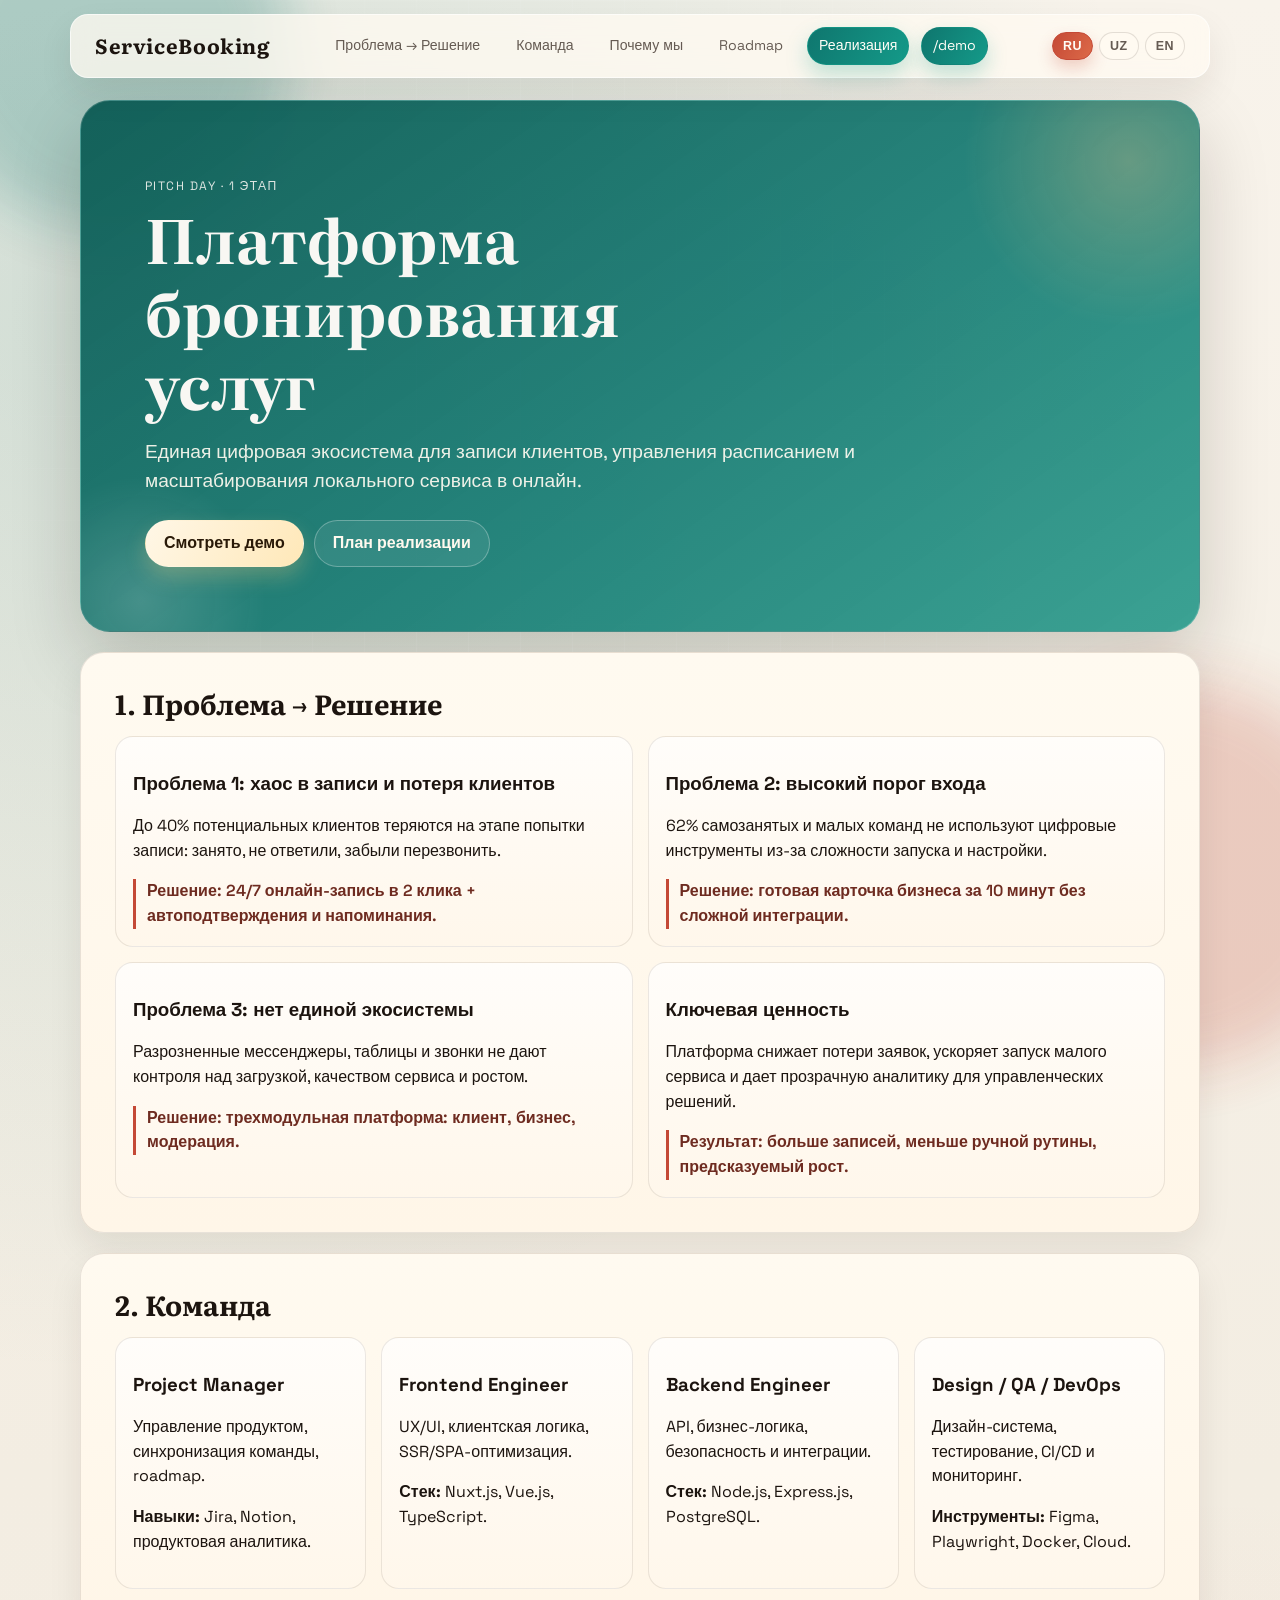
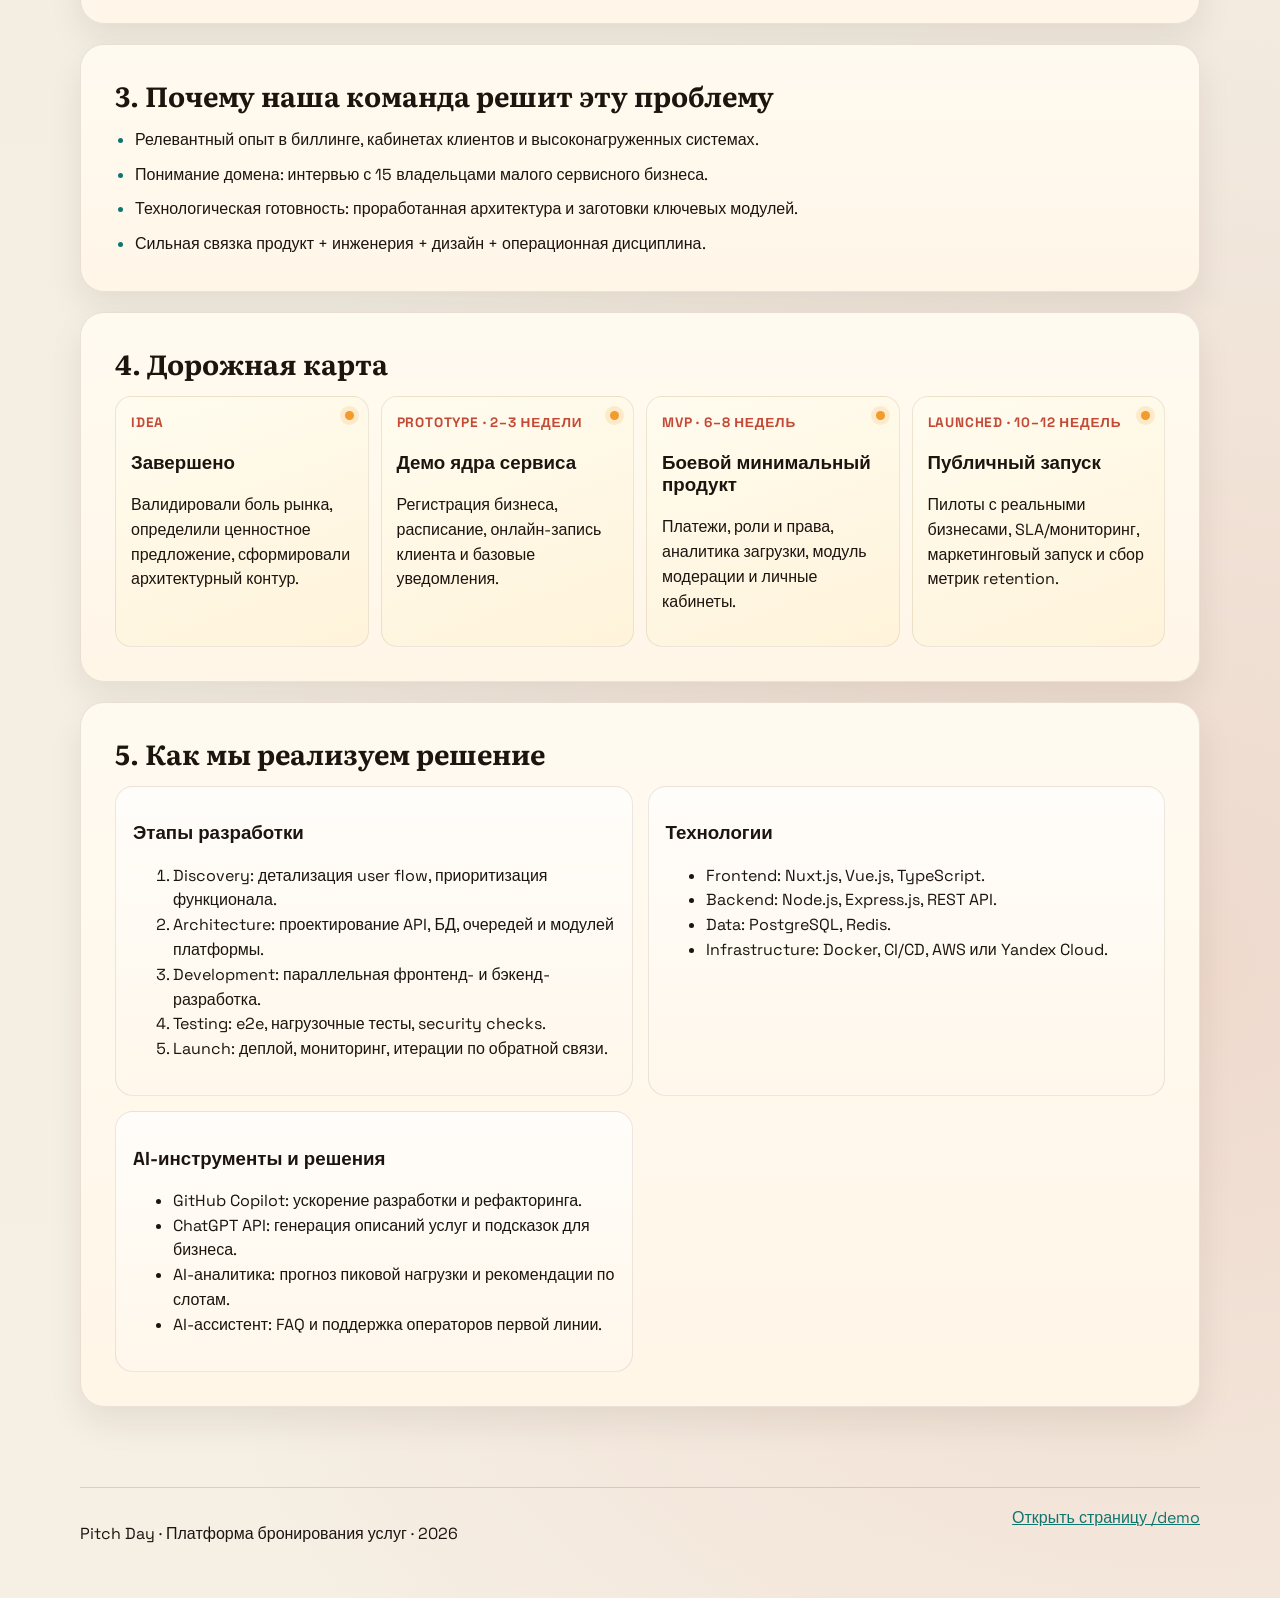
<file: index.html>
<!doctype html>
<html lang="ru">
  <head>
    <meta charset="UTF-8" />
    <meta name="viewport" content="width=device-width, initial-scale=1.0" />
    <title data-i18n="meta.title">Платформа бронирования услуг | Pitch Day</title>
    <meta
      name="description"
      content="Платформа бронирования услуг: проблема, решение, команда, дорожная карта и план реализации."
      data-i18n-content="meta.description"
    />
    <link rel="preconnect" href="https://fonts.googleapis.com" />
    <link rel="preconnect" href="https://fonts.gstatic.com" crossorigin />
    <link
      href="https://fonts.googleapis.com/css2?family=Space+Grotesk:wght@400;500;600;700&family=Literata:opsz,wght@7..72,500;7..72,700&display=swap"
      rel="stylesheet"
    />
    <link rel="stylesheet" href="assets/styles.css" />
  </head>
  <body>
    <div class="bg-shape bg-shape-a"></div>
    <div class="bg-shape bg-shape-b"></div>

    <header class="site-header">
      <a class="brand" href="#top">ServiceBooking</a>
      <nav class="main-nav">
        <a href="#problem" data-i18n="nav.problem">Проблема → Решение</a>
        <a href="#team" data-i18n="nav.team">Команда</a>
        <a href="#why-us" data-i18n="nav.why">Почему мы</a>
        <a href="#roadmap">Roadmap</a>
        <a href="#implementation" data-i18n="nav.implementation">Реализация</a>
        <a class="demo-link" href="demo/">/demo</a>
      </nav>
      <div class="lang-switch" aria-label="Language switcher">
        <button class="lang-btn" data-lang="ru" type="button">RU</button>
        <button class="lang-btn" data-lang="uz" type="button">UZ</button>
        <button class="lang-btn" data-lang="en" type="button">EN</button>
      </div>
    </header>

    <main id="top">
      <section class="hero reveal">
        <p class="eyebrow" data-i18n="hero.eyebrow">Pitch Day · 1 этап</p>
        <h1 data-i18n="hero.title">Платформа бронирования услуг</h1>
        <p class="lead" data-i18n="hero.lead">
          Единая цифровая экосистема для записи клиентов, управления расписанием и масштабирования локального
          сервиса в онлайн.
        </p>
        <div class="hero-actions">
          <a class="btn btn-primary" href="demo/" data-i18n="hero.demo">Смотреть демо</a>
          <a class="btn btn-ghost" href="#implementation" data-i18n="hero.plan">План реализации</a>
        </div>
      </section>

      <section id="problem" class="card reveal">
        <h2 data-i18n="problem.h2">1. Проблема → Решение</h2>
        <div class="grid two-cols">
          <article>
            <h3 data-i18n="problem.p1.h3">Проблема 1: хаос в записи и потеря клиентов</h3>
            <p data-i18n="problem.p1.p">
              До 40% потенциальных клиентов теряются на этапе попытки записи: занято, не ответили, забыли
              перезвонить.
            </p>
            <p class="solution" data-i18n="problem.p1.s">Решение: 24/7 онлайн-запись в 2 клика + автоподтверждения и напоминания.</p>
          </article>
          <article>
            <h3 data-i18n="problem.p2.h3">Проблема 2: высокий порог входа</h3>
            <p data-i18n="problem.p2.p">
              62% самозанятых и малых команд не используют цифровые инструменты из-за сложности запуска и настройки.
            </p>
            <p class="solution" data-i18n="problem.p2.s">Решение: готовая карточка бизнеса за 10 минут без сложной интеграции.</p>
          </article>
          <article>
            <h3 data-i18n="problem.p3.h3">Проблема 3: нет единой экосистемы</h3>
            <p data-i18n="problem.p3.p">
              Разрозненные мессенджеры, таблицы и звонки не дают контроля над загрузкой, качеством сервиса и ростом.
            </p>
            <p class="solution" data-i18n="problem.p3.s">Решение: трехмодульная платформа: клиент, бизнес, модерация.</p>
          </article>
          <article>
            <h3 data-i18n="problem.p4.h3">Ключевая ценность</h3>
            <p data-i18n="problem.p4.p">
              Платформа снижает потери заявок, ускоряет запуск малого сервиса и дает прозрачную аналитику для
              управленческих решений.
            </p>
            <p class="solution" data-i18n="problem.p4.s">Результат: больше записей, меньше ручной рутины, предсказуемый рост.</p>
          </article>
        </div>
      </section>

      <section id="team" class="card reveal">
        <h2 data-i18n="team.h2">2. Команда</h2>
        <div class="grid four-cols">
          <article class="member">
            <h3>Project Manager</h3>
            <p data-i18n="team.pm.p1">Управление продуктом, синхронизация команды, roadmap.</p>
            <p data-i18n="team.pm.p2"><strong>Навыки:</strong> Jira, Notion, продуктовая аналитика.</p>
          </article>
          <article class="member">
            <h3>Frontend Engineer</h3>
            <p data-i18n="team.fe.p1">UX/UI, клиентская логика, SSR/SPA-оптимизация.</p>
            <p data-i18n="team.fe.p2"><strong>Стек:</strong> Nuxt.js, Vue.js, TypeScript.</p>
          </article>
          <article class="member">
            <h3>Backend Engineer</h3>
            <p data-i18n="team.be.p1">API, бизнес-логика, безопасность и интеграции.</p>
            <p data-i18n="team.be.p2"><strong>Стек:</strong> Node.js, Express.js, PostgreSQL.</p>
          </article>
          <article class="member">
            <h3>Design / QA / DevOps</h3>
            <p data-i18n="team.ops.p1">Дизайн-система, тестирование, CI/CD и мониторинг.</p>
            <p data-i18n="team.ops.p2"><strong>Инструменты:</strong> Figma, Playwright, Docker, Cloud.</p>
          </article>
        </div>
      </section>

      <section id="why-us" class="card reveal">
        <h2 data-i18n="why.h2">3. Почему наша команда решит эту проблему</h2>
        <ul class="check-list">
          <li data-i18n="why.l1">Релевантный опыт в биллинге, кабинетах клиентов и высоконагруженных системах.</li>
          <li data-i18n="why.l2">Понимание домена: интервью с 15 владельцами малого сервисного бизнеса.</li>
          <li data-i18n="why.l3">Технологическая готовность: проработанная архитектура и заготовки ключевых модулей.</li>
          <li data-i18n="why.l4">Сильная связка продукт + инженерия + дизайн + операционная дисциплина.</li>
        </ul>
      </section>

      <section id="roadmap" class="card reveal">
        <h2 data-i18n="roadmap.h2">4. Дорожная карта</h2>
        <div class="timeline">
          <article>
            <p class="phase">Idea</p>
            <h3 data-i18n="roadmap.i.h3">Завершено</h3>
            <p data-i18n="roadmap.i.p">Валидировали боль рынка, определили ценностное предложение, сформировали архитектурный контур.</p>
          </article>
          <article>
            <p class="phase">Prototype · 2–3 недели</p>
            <h3 data-i18n="roadmap.p.h3">Демо ядра сервиса</h3>
            <p data-i18n="roadmap.p.p">Регистрация бизнеса, расписание, онлайн-запись клиента и базовые уведомления.</p>
          </article>
          <article>
            <p class="phase">MVP · 6–8 недель</p>
            <h3 data-i18n="roadmap.m.h3">Боевой минимальный продукт</h3>
            <p data-i18n="roadmap.m.p">Платежи, роли и права, аналитика загрузки, модуль модерации и личные кабинеты.</p>
          </article>
          <article>
            <p class="phase">Launched · 10–12 недель</p>
            <h3 data-i18n="roadmap.l.h3">Публичный запуск</h3>
            <p data-i18n="roadmap.l.p">Пилоты с реальными бизнесами, SLA/мониторинг, маркетинговый запуск и сбор метрик retention.</p>
          </article>
        </div>
      </section>

      <section id="implementation" class="card reveal">
        <h2 data-i18n="impl.h2">5. Как мы реализуем решение</h2>
        <div class="grid two-cols">
          <article>
            <h3 data-i18n="impl.stages.h3">Этапы разработки</h3>
            <ol>
              <li data-i18n="impl.stages.l1">Discovery: детализация user flow, приоритизация функционала.</li>
              <li data-i18n="impl.stages.l2">Architecture: проектирование API, БД, очередей и модулей платформы.</li>
              <li data-i18n="impl.stages.l3">Development: параллельная фронтенд- и бэкенд-разработка.</li>
              <li data-i18n="impl.stages.l4">Testing: e2e, нагрузочные тесты, security checks.</li>
              <li data-i18n="impl.stages.l5">Launch: деплой, мониторинг, итерации по обратной связи.</li>
            </ol>
          </article>
          <article>
            <h3 data-i18n="impl.tech.h3">Технологии</h3>
            <ul>
              <li data-i18n="impl.tech.l1">Frontend: Nuxt.js, Vue.js, TypeScript.</li>
              <li data-i18n="impl.tech.l2">Backend: Node.js, Express.js, REST API.</li>
              <li data-i18n="impl.tech.l3">Data: PostgreSQL, Redis.</li>
              <li data-i18n="impl.tech.l4">Infrastructure: Docker, CI/CD, AWS или Yandex Cloud.</li>
            </ul>
          </article>
          <article class="long">
            <h3 data-i18n="impl.ai.h3">AI-инструменты и решения</h3>
            <ul>
              <li data-i18n="impl.ai.l1">GitHub Copilot: ускорение разработки и рефакторинга.</li>
              <li data-i18n="impl.ai.l2">ChatGPT API: генерация описаний услуг и подсказок для бизнеса.</li>
              <li data-i18n="impl.ai.l3">AI-аналитика: прогноз пиковой нагрузки и рекомендации по слотам.</li>
              <li data-i18n="impl.ai.l4">AI-ассистент: FAQ и поддержка операторов первой линии.</li>
            </ul>
          </article>
        </div>
      </section>
    </main>

    <footer class="site-footer">
      <p data-i18n="footer.p">Pitch Day · Платформа бронирования услуг · 2026</p>
      <a href="demo/" data-i18n="footer.demo">Открыть страницу /demo</a>
    </footer>

    <script src="assets/main.js"></script>
  </body>
</html>
</file>
<file: assets/styles.css>
:root {
  --bg: #f3ede2;
  --ink: #1c140f;
  --muted: #655b53;
  --card: #fffaf0;
  --card-strong: #fff6e8;
  --accent: #0f766e;
  --accent-2: #c44936;
  --accent-3: #f39b2d;
  --line: rgba(31, 18, 10, 0.1);
  --shadow-soft: 0 16px 34px rgba(32, 20, 4, 0.08);
  --shadow-strong: 0 28px 70px rgba(21, 14, 3, 0.18);
}

* {
  box-sizing: border-box;
}

html,
body {
  margin: 0;
  padding: 0;
}

html {
  scroll-behavior: smooth;
  scroll-padding-top: 112px;
}

body {
  font-family: "Space Grotesk", "Segoe UI", sans-serif;
  color: var(--ink);
  background:
    radial-gradient(circle at 8% 10%, rgba(15, 118, 110, 0.16) 0%, rgba(15, 118, 110, 0) 34%),
    radial-gradient(circle at 92% 80%, rgba(196, 73, 54, 0.13) 0%, rgba(196, 73, 54, 0) 38%),
    linear-gradient(180deg, #f8f3eb 0%, #f3ede2 46%, #f6efe4 100%);
  min-height: 100vh;
  line-height: 1.55;
  overflow-x: hidden;
}

body::before {
  content: "";
  position: fixed;
  inset: 0;
  pointer-events: none;
  background-image: linear-gradient(to right, rgba(255, 255, 255, 0.12) 1px, transparent 1px),
    linear-gradient(to bottom, rgba(255, 255, 255, 0.12) 1px, transparent 1px);
  background-size: 52px 52px;
  mask-image: radial-gradient(circle at center, black 35%, transparent 90%);
  z-index: -2;
}

.bg-shape {
  position: fixed;
  border-radius: 999px;
  filter: blur(28px);
  z-index: -1;
  opacity: 0.9;
  animation: floatBlob 14s ease-in-out infinite;
}

.bg-shape-a {
  top: -130px;
  left: -70px;
  width: 360px;
  height: 360px;
  background: rgba(15, 118, 110, 0.26);
}

.bg-shape-b {
  right: -90px;
  bottom: -170px;
  width: 390px;
  height: 390px;
  background: rgba(196, 73, 54, 0.24);
  animation-delay: 1.5s;
}

.site-header {
  position: sticky;
  top: 10px;
  width: min(1140px, 94vw);
  margin: 14px auto 0;
  backdrop-filter: blur(14px);
  background: rgba(255, 250, 241, 0.78);
  border: 1px solid rgba(255, 255, 255, 0.6);
  border-radius: 18px;
  padding: 12px clamp(14px, 2vw, 24px);
  display: flex;
  justify-content: space-between;
  align-items: center;
  z-index: 20;
  box-shadow: var(--shadow-soft);
}

.brand {
  text-decoration: none;
  color: var(--ink);
  font-family: "Literata", serif;
  font-size: clamp(1.1rem, 1.6vw, 1.4rem);
  font-weight: 700;
  letter-spacing: 0.03em;
}

.main-nav {
  display: flex;
  gap: 12px;
  flex-wrap: wrap;
}

.main-nav a {
  color: var(--muted);
  text-decoration: none;
  font-size: 0.88rem;
  border: 1px solid rgba(255, 255, 255, 0);
  border-radius: 999px;
  padding: 7px 11px;
  transition: all 220ms ease;
}

.main-nav a:hover {
  color: var(--ink);
  border-color: rgba(255, 255, 255, 0.7);
  background: rgba(255, 255, 255, 0.7);
}

.main-nav a.is-active {
  color: #fffef7;
  background: linear-gradient(120deg, #0f766e, #149a89);
  border-color: rgba(20, 154, 137, 0.7);
  box-shadow: 0 10px 22px rgba(20, 154, 137, 0.26);
}

.demo-link {
  color: #fffef7 !important;
  background: linear-gradient(120deg, #0f766e, #149a89);
  box-shadow: 0 10px 20px rgba(20, 154, 137, 0.25);
}

.lang-switch {
  display: flex;
  gap: 6px;
  margin-left: 10px;
}

.lang-btn {
  border: 1px solid rgba(27, 20, 14, 0.12);
  background: rgba(255, 250, 241, 0.88);
  color: var(--muted);
  border-radius: 999px;
  font-size: 0.78rem;
  font-weight: 700;
  letter-spacing: 0.04em;
  padding: 6px 10px;
  cursor: pointer;
  transition: 180ms ease;
}

.lang-btn:hover {
  color: var(--ink);
  transform: translateY(-1px);
}

.lang-btn.active {
  color: #fffdf7;
  background: linear-gradient(120deg, #c44936, #dd6a48);
  border-color: #c44936;
  box-shadow: 0 8px 16px rgba(196, 73, 54, 0.24);
}

main {
  width: min(1120px, 94vw);
  margin: 22px auto 80px;
  display: grid;
  gap: 20px;
}

.hero {
  position: relative;
  overflow: hidden;
  isolation: isolate;
  background: linear-gradient(145deg, rgba(14, 92, 85, 0.96), rgba(15, 118, 110, 0.9) 52%, rgba(26, 148, 132, 0.85));
  color: #f8f7f3;
  padding: clamp(30px, 5vw, 64px);
  border-radius: 30px;
  box-shadow: var(--shadow-strong);
  border: 1px solid rgba(255, 255, 255, 0.18);
}

.hero::before {
  content: "";
  position: absolute;
  width: 360px;
  height: 360px;
  right: -110px;
  top: -120px;
  border-radius: 50%;
  background: radial-gradient(circle, rgba(255, 200, 137, 0.28) 0%, rgba(255, 200, 137, 0) 65%);
  z-index: -1;
}

.hero::after {
  content: "";
  position: absolute;
  width: 260px;
  height: 260px;
  left: -70px;
  bottom: -100px;
  border-radius: 50%;
  background: radial-gradient(circle, rgba(255, 255, 255, 0.16) 0%, rgba(255, 255, 255, 0) 68%);
  z-index: -1;
}

.eyebrow {
  text-transform: uppercase;
  letter-spacing: 0.12em;
  font-size: 0.76rem;
  margin-bottom: 6px;
  opacity: 0.88;
}

h1,
h2,
h3 {
  line-height: 1.2;
}

h1 {
  font-family: "Literata", serif;
  font-size: clamp(2rem, 4.8vw, 3.8rem);
  margin: 0;
  max-width: 15ch;
}

.lead {
  max-width: 68ch;
  font-size: clamp(1rem, 1.5vw, 1.24rem);
  margin-top: 16px;
  color: rgba(255, 251, 241, 0.92);
}

.hero-actions {
  display: flex;
  flex-wrap: wrap;
  gap: 10px;
  margin-top: 24px;
}

.btn {
  display: inline-block;
  border-radius: 999px;
  padding: 10px 18px;
  text-decoration: none;
  border: 1px solid transparent;
  font-weight: 600;
  transition: transform 180ms ease, background 180ms ease, box-shadow 180ms ease;
  cursor: pointer;
}

.btn:hover {
  transform: translateY(-2px);
}

.btn-primary {
  background: linear-gradient(120deg, #fff7e7, #ffe8b8);
  color: #2a1a08;
  box-shadow: 0 10px 20px rgba(255, 213, 133, 0.26);
}

.btn-ghost {
  color: #fff9ee;
  background: rgba(255, 255, 255, 0.08);
  border-color: rgba(255, 255, 255, 0.28);
}

.btn-small {
  font-size: 0.9rem;
  margin-top: 10px;
}

.card {
  border-radius: 24px;
  background: linear-gradient(180deg, var(--card) 0%, var(--card-strong) 100%);
  border: 1px solid var(--line);
  padding: clamp(18px, 3.2vw, 34px);
  box-shadow: var(--shadow-soft);
  transition: transform 230ms ease, box-shadow 230ms ease, border-color 230ms ease;
}

.card:hover {
  transform: translateY(-3px);
  box-shadow: 0 22px 42px rgba(32, 21, 6, 0.11);
  border-color: rgba(15, 118, 110, 0.22);
}

.section-focus {
  animation: sectionPulse 900ms cubic-bezier(0.21, 0.9, 0.29, 1) 1;
}

.card h2 {
  margin-top: 0;
  margin-bottom: 16px;
  font-family: "Literata", serif;
  font-size: clamp(1.3rem, 2.2vw, 1.72rem);
}

.grid {
  display: grid;
  gap: 15px;
}

.two-cols {
  grid-template-columns: repeat(2, minmax(0, 1fr));
}

.four-cols {
  grid-template-columns: repeat(4, minmax(0, 1fr));
}

.grid article {
  background: linear-gradient(180deg, #fffdfa 0%, #fff7eb 100%);
  border: 1px solid rgba(61, 40, 19, 0.1);
  border-radius: 18px;
  padding: 17px;
  transition: transform 200ms ease, box-shadow 200ms ease;
}

.grid article:hover {
  transform: translateY(-2px);
  box-shadow: 0 12px 24px rgba(43, 26, 4, 0.09);
}

.solution {
  border-left: 3px solid var(--accent-2);
  margin: 12px 0 0;
  padding-left: 11px;
  font-weight: 600;
  color: #6e2b20;
}

.member a {
  color: var(--accent);
  font-weight: 600;
}

.check-list {
  margin: 0;
  padding-left: 20px;
  display: grid;
  gap: 10px;
}

.check-list li::marker {
  color: var(--accent);
}

.timeline {
  display: grid;
  grid-template-columns: repeat(4, minmax(0, 1fr));
  gap: 12px;
}

.timeline article {
  background: linear-gradient(160deg, #fffcef 0%, #fff3da 100%);
  border: 1px solid rgba(79, 48, 11, 0.1);
  border-radius: 16px;
  padding: 15px;
  position: relative;
}

.timeline article::before {
  content: "";
  position: absolute;
  top: 14px;
  right: 14px;
  width: 9px;
  height: 9px;
  border-radius: 50%;
  background: var(--accent-3);
  box-shadow: 0 0 0 5px rgba(243, 155, 45, 0.16);
}

.phase {
  margin: 0;
  font-size: 0.85rem;
  color: var(--accent-2);
  text-transform: uppercase;
  letter-spacing: 0.06em;
  font-weight: 700;
}

pre {
  background: #171612;
  color: #d8fff7;
  border-radius: 12px;
  padding: 14px;
  overflow-x: auto;
  border: 1px solid rgba(165, 249, 230, 0.14);
}

.chat-box {
  border: 1px dashed rgba(15, 118, 110, 0.38);
  border-radius: 12px;
  padding: 12px;
  background: #fffdf8;
}

.chat-controls {
  margin-top: 10px;
  display: flex;
  flex-wrap: wrap;
  gap: 8px;
}

.video-wrap {
  position: relative;
  width: 100%;
  border-radius: 14px;
  overflow: hidden;
  border: 1px solid rgba(255, 255, 255, 0.4);
  aspect-ratio: 16 / 9;
  background: #0d0d0d;
  box-shadow: 0 12px 24px rgba(7, 7, 7, 0.22);
}

.video-wrap iframe {
  width: 100%;
  height: 100%;
  border: 0;
}

.note {
  color: var(--muted);
  font-size: 0.92rem;
}

.site-footer {
  width: min(1120px, 94vw);
  margin: 0 auto 36px;
  border-top: 1px solid rgba(25, 16, 9, 0.14);
  padding-top: 18px;
  display: flex;
  justify-content: space-between;
  gap: 12px;
  flex-wrap: wrap;
}

.site-footer a {
  color: var(--accent);
}

.reveal {
  opacity: 0;
  transform: translateY(16px);
  animation: rise 650ms ease forwards;
}

.reveal:nth-of-type(2) {
  animation-delay: 80ms;
}

.reveal:nth-of-type(3) {
  animation-delay: 140ms;
}

.reveal:nth-of-type(4) {
  animation-delay: 200ms;
}

.reveal:nth-of-type(5) {
  animation-delay: 260ms;
}

.reveal:nth-of-type(6) {
  animation-delay: 320ms;
}

@keyframes rise {
  to {
    opacity: 1;
    transform: translateY(0);
  }
}

@keyframes floatBlob {
  0% {
    transform: translate(0, 0) scale(1);
  }
  50% {
    transform: translate(18px, -16px) scale(1.05);
  }
  100% {
    transform: translate(0, 0) scale(1);
  }
}

@keyframes sectionPulse {
  0% {
    box-shadow: 0 0 0 0 rgba(20, 154, 137, 0.45), var(--shadow-soft);
    border-color: rgba(20, 154, 137, 0.65);
  }
  100% {
    box-shadow: var(--shadow-soft);
    border-color: var(--line);
  }
}

@media (max-width: 1080px) {
  .four-cols {
    grid-template-columns: repeat(2, minmax(0, 1fr));
  }

  .timeline {
    grid-template-columns: repeat(2, minmax(0, 1fr));
  }
}

@media (max-width: 760px) {
  .site-header {
    position: static;
    align-items: flex-start;
    flex-direction: column;
    gap: 10px;
    margin-top: 10px;
  }

  .hero {
    border-radius: 22px;
  }

  .two-cols,
  .four-cols,
  .timeline {
    grid-template-columns: 1fr;
  }

  .main-nav {
    gap: 8px;
  }

  .main-nav a {
    padding: 6px 10px;
    font-size: 0.84rem;
  }

  .lang-switch {
    margin-left: 0;
  }
}
</file>
